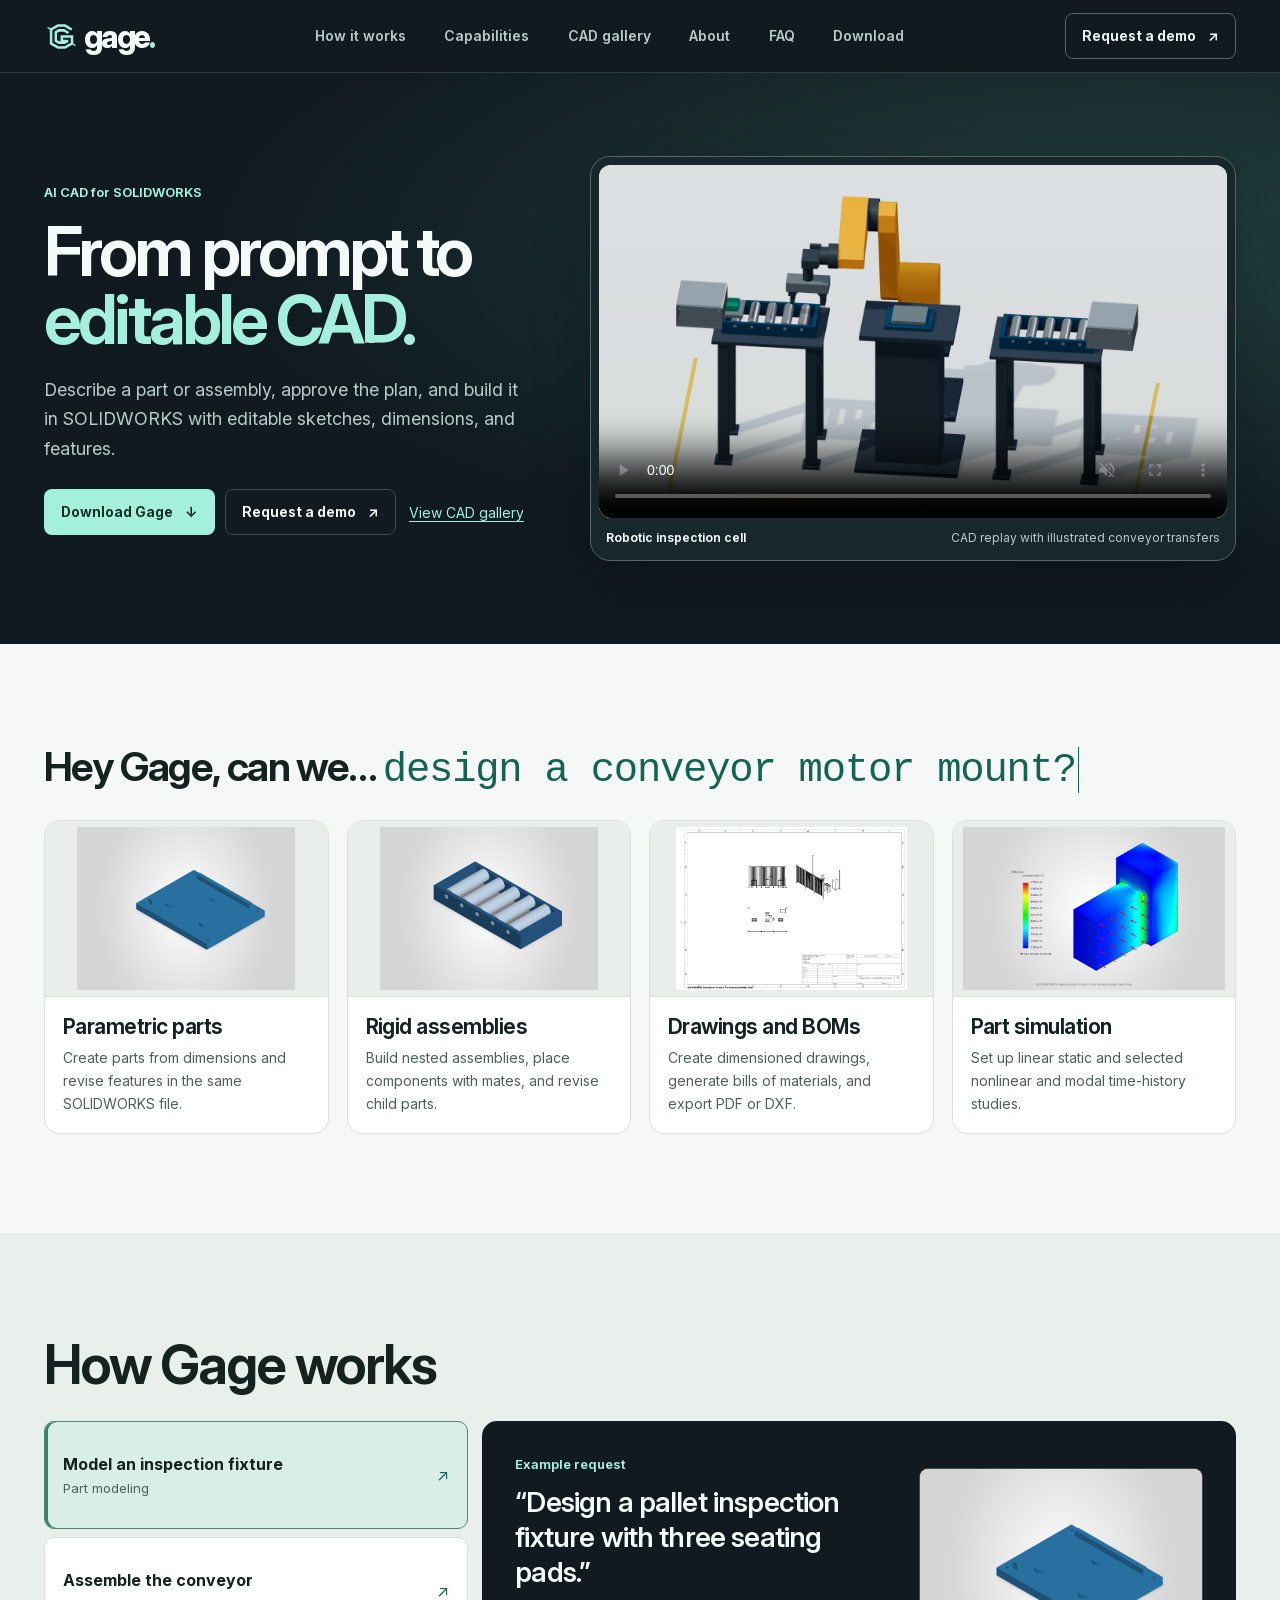
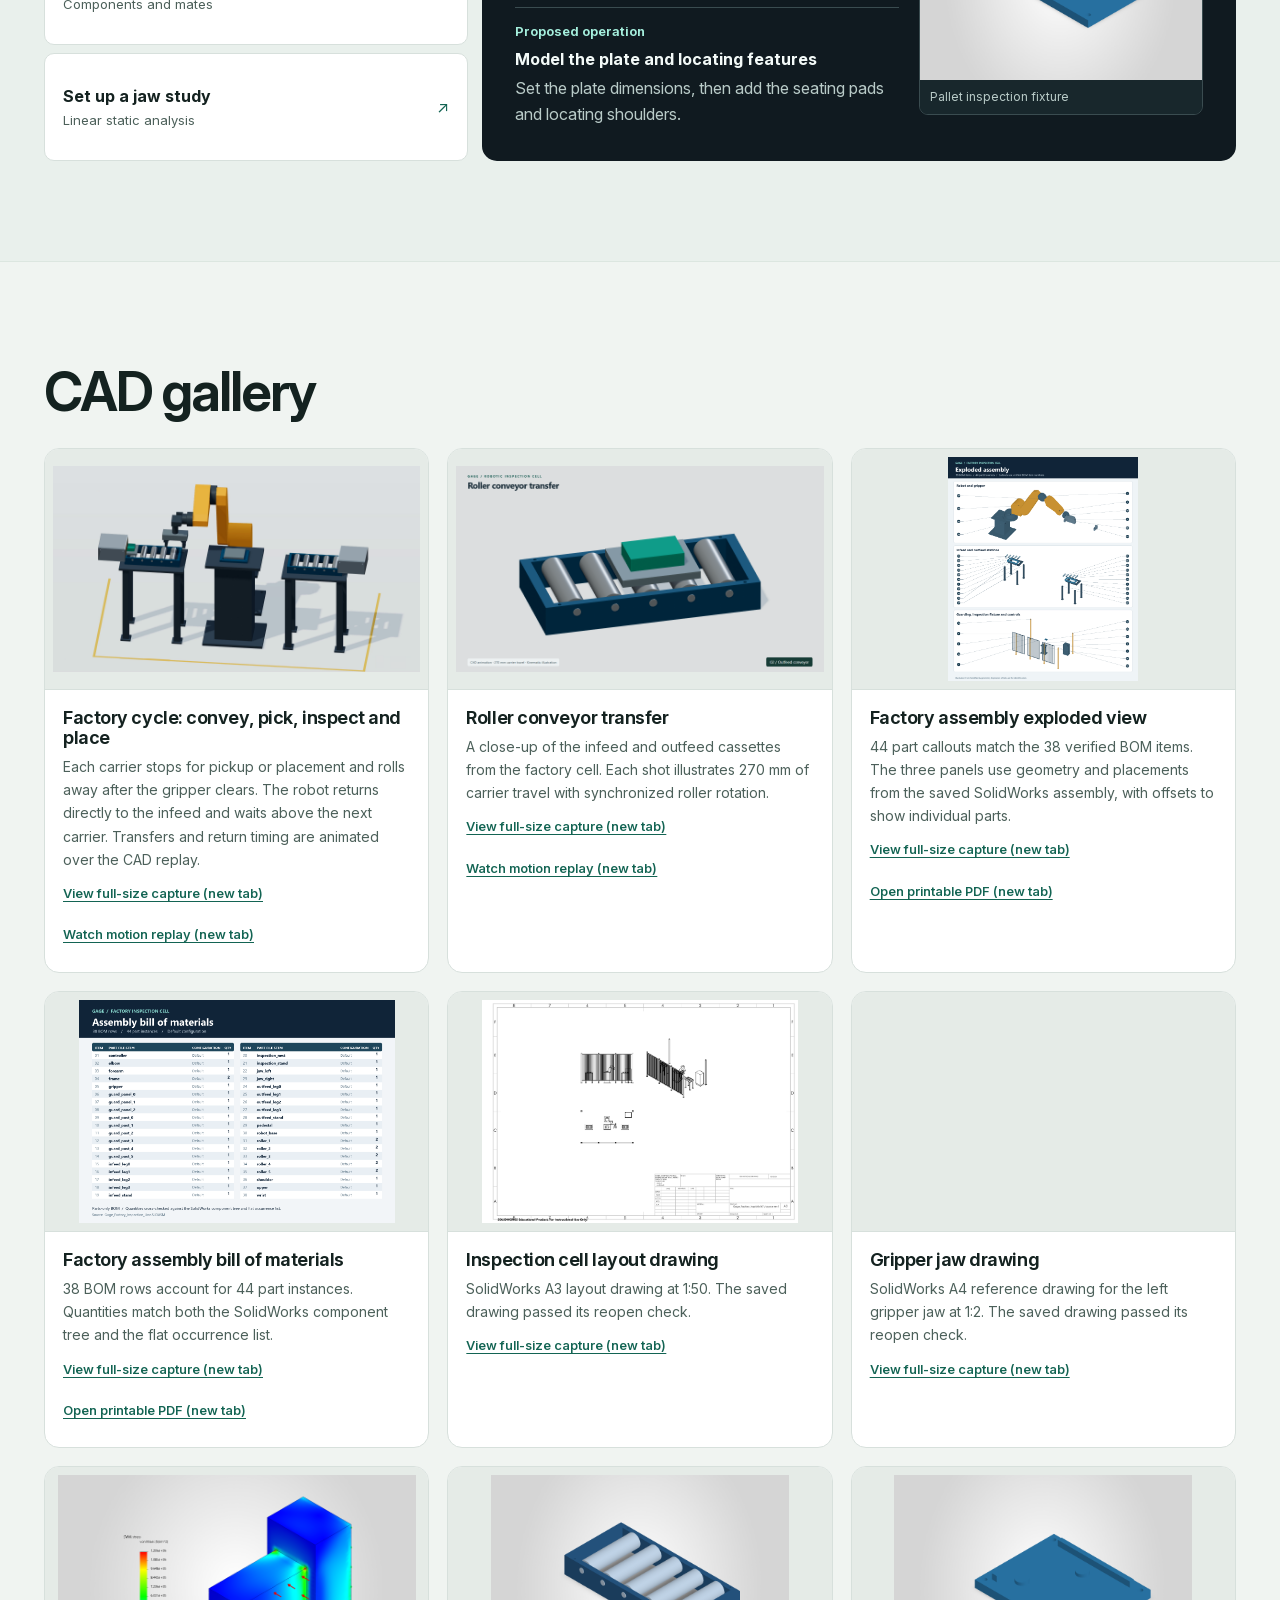
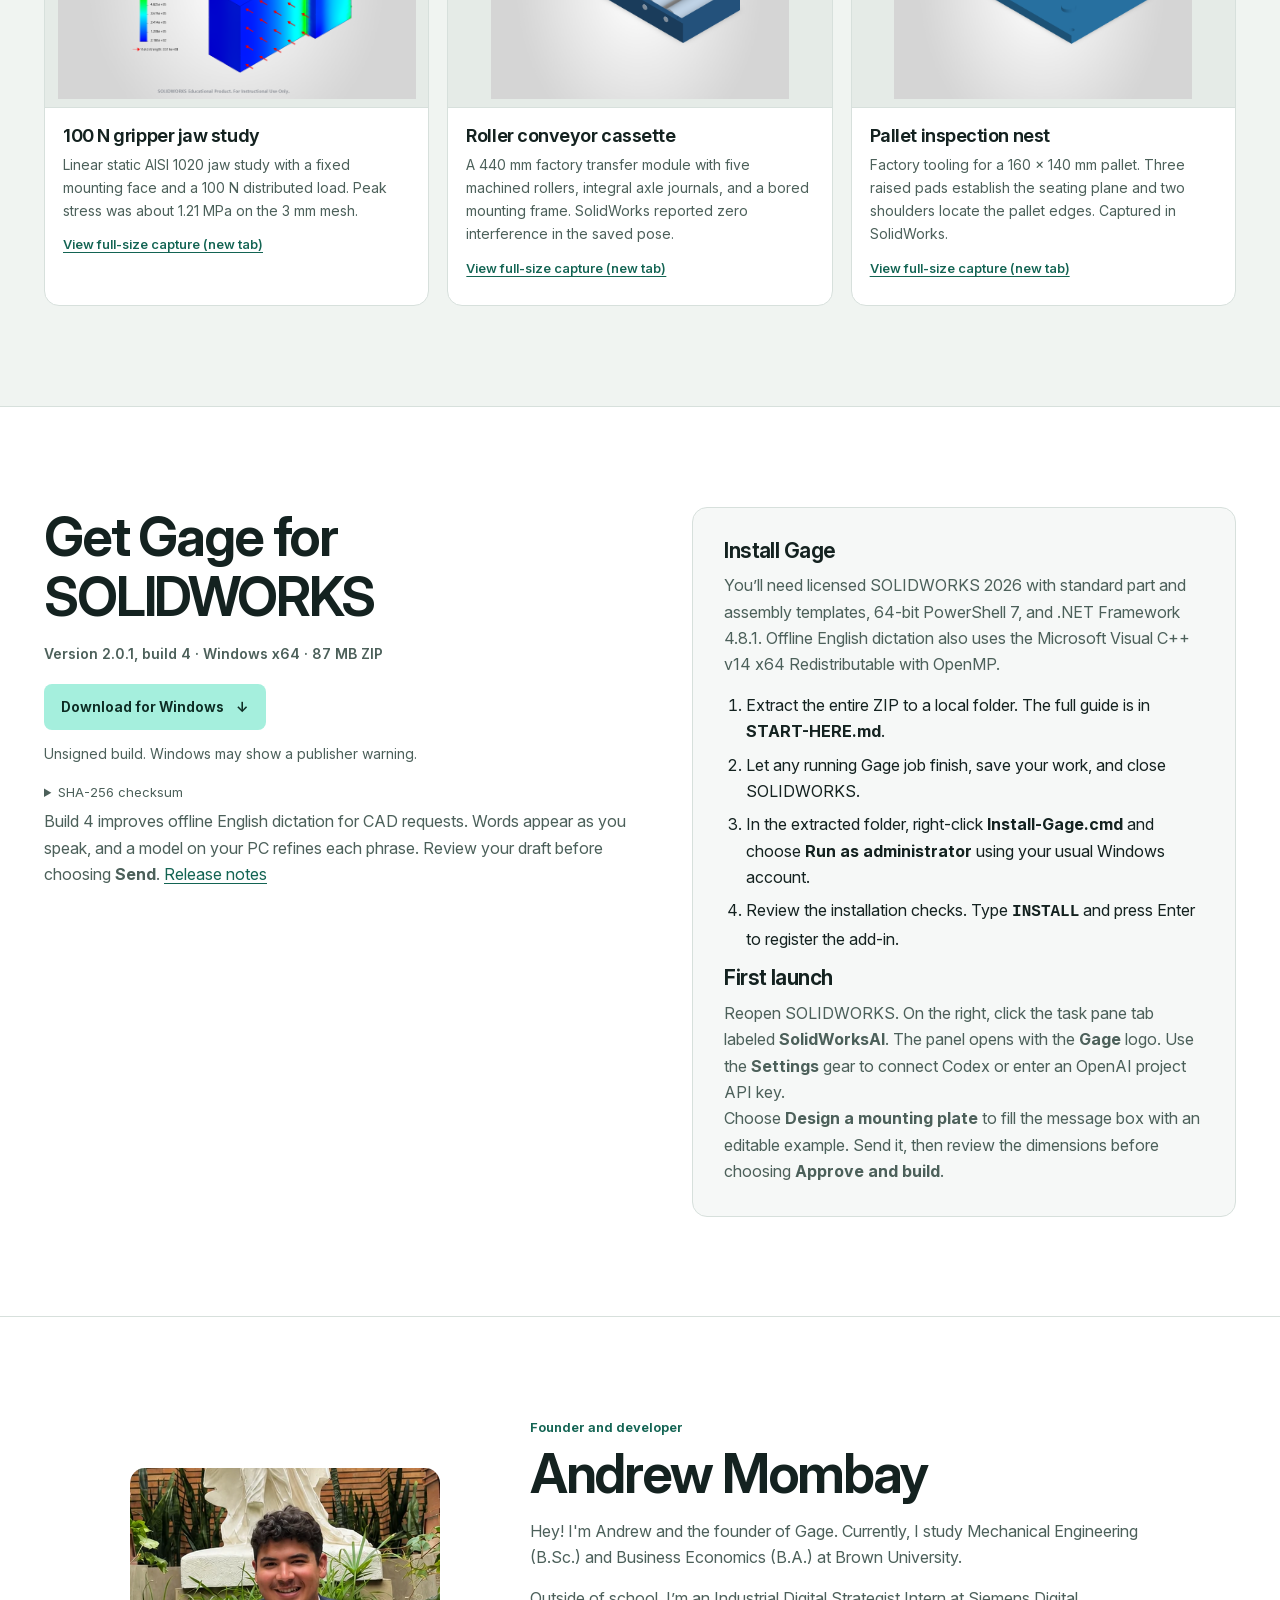
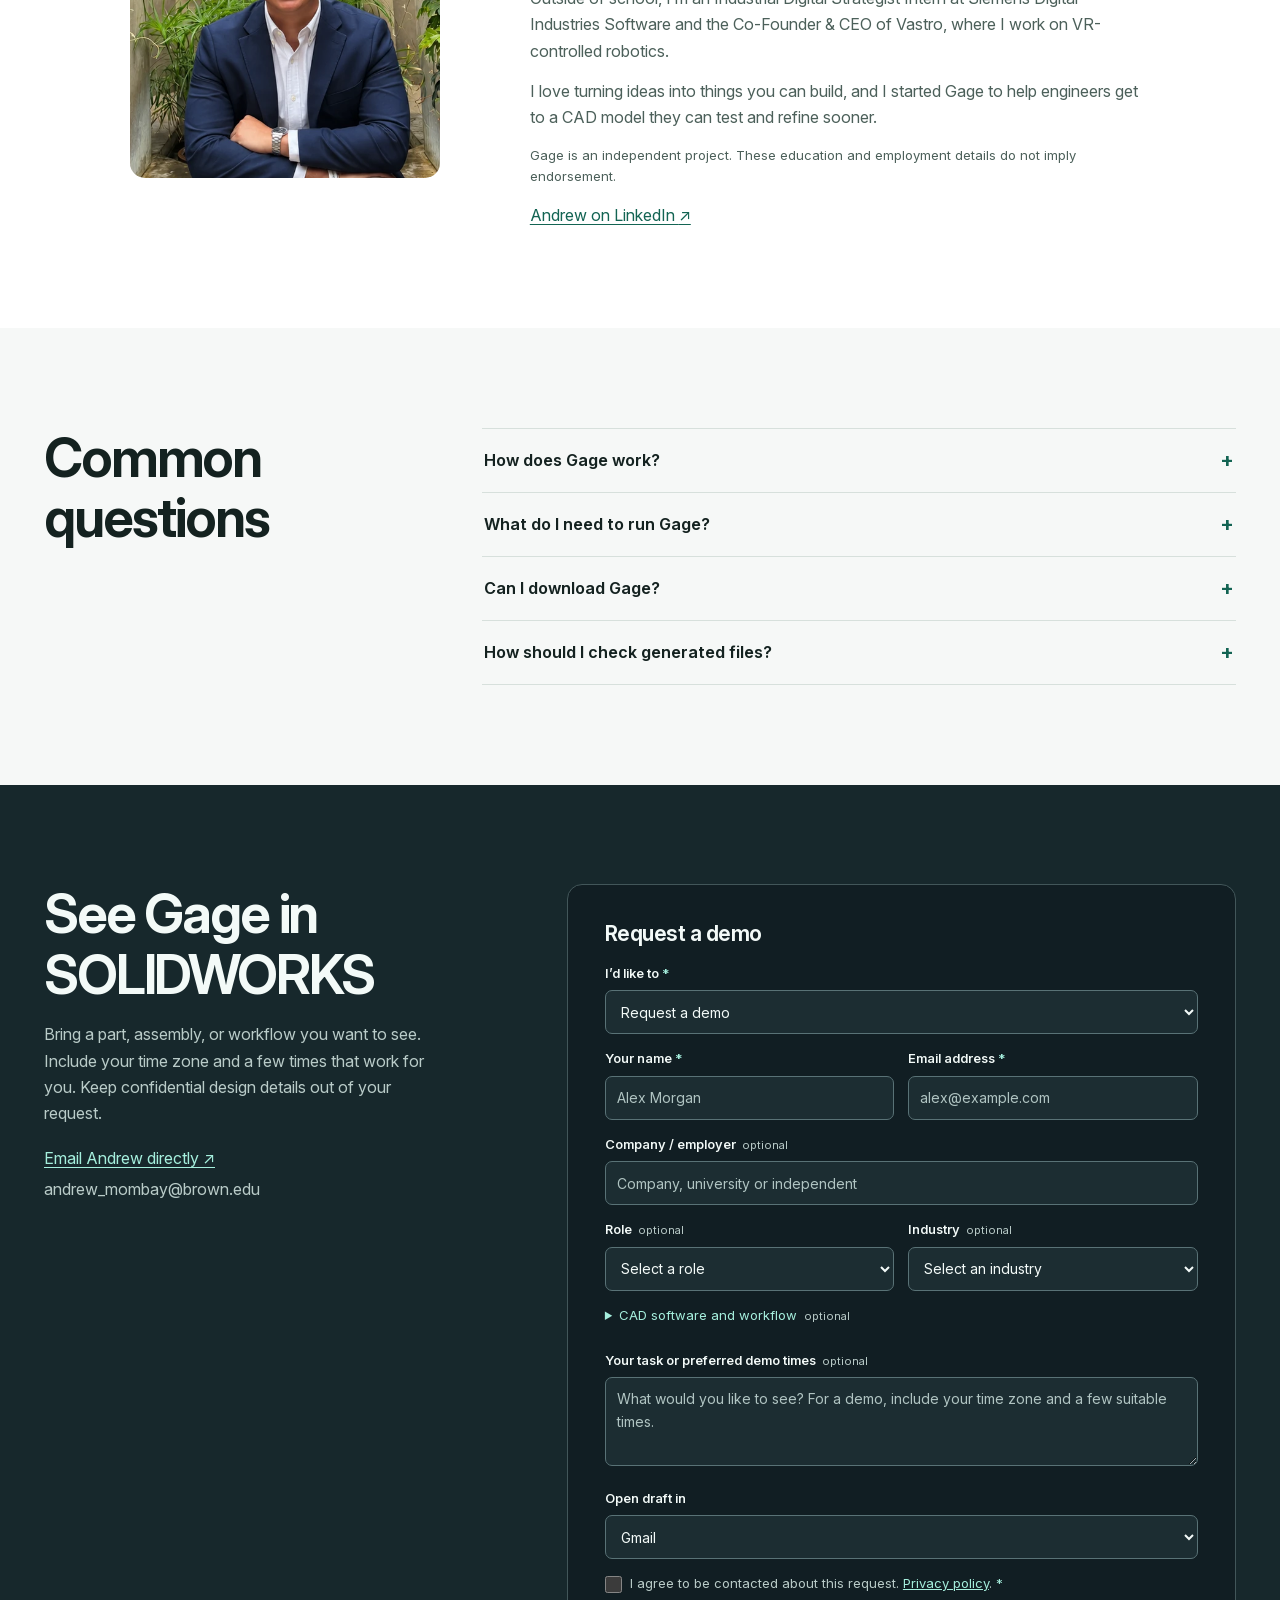
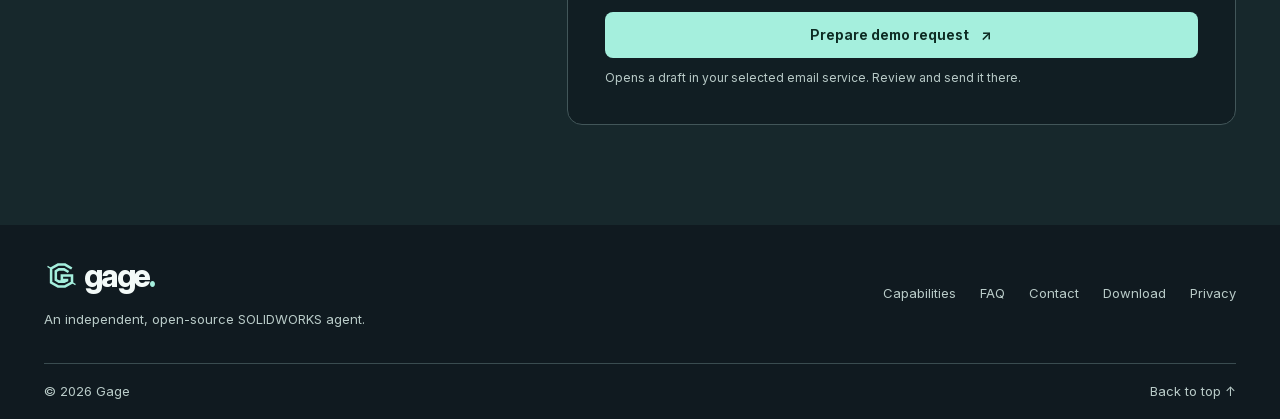
<file: index.html>
<!doctype html>
<html lang="en">
<head>
  <meta charset="UTF-8" />
  <meta name="viewport" content="width=device-width, initial-scale=1" />
  <meta name="theme-color" content="#101a20" />
  <meta name="description" content="Gage turns plain-language design requests into editable SOLIDWORKS CAD. Explore parts, assemblies, drawings, bills of materials and simulation examples." />
  <meta property="og:type" content="website" />
  <meta property="og:title" content="Gage — AI CAD for SOLIDWORKS" />
  <meta property="og:description" content="Go from a design request to editable SOLIDWORKS CAD. Explore the factory gallery or request a demo." />
  <meta property="og:image" content="https://gagecad.com/assets/media/gage-factory-one-shot-poster.png?v=20261116-timed-handoffs" />
  <meta property="og:image:alt" content="A gray carrier brings a green workpiece into the inspection cell." />
  <link rel="canonical" href="https://gagecad.com/" />
  <link rel="icon" href="assets/favicon.svg" type="image/svg+xml" />
  <link rel="icon" href="assets/favicon-32.png" sizes="32x32" type="image/png" />
  <link rel="apple-touch-icon" href="assets/apple-touch-icon.png" />
  <link rel="stylesheet" href="styles.css?v=20261117-download" />
  <script src="config.js?v=20261116-webmail-only" defer></script>
  <script src="script.js?v=20261117-inline-prompts" defer></script>
  <title>Gage — AI CAD for SOLIDWORKS</title>
</head>
<body>
  <a class="skip-link" href="#main">Skip to content</a>
  <header class="site-header" id="top">
    <div class="container nav-wrap">
      <a class="brand" href="#top" aria-label="Gage — back to top"><span class="brand-emblem" aria-hidden="true"><svg viewBox="0 0 40 40" fill="none"><path d="M30.5 11.3 24 7.5H16L8.1 12v16L16 32.5h8l8-4.5V20H20.4v5.2h5.9v.3L23 27h-6l-3.5-2V15.1L17 13h5.9l3.9 2.3" stroke="currentColor" stroke-width="2.9" stroke-linecap="square" stroke-linejoin="miter"/><path d="M8.1 12 4 9.6M32 28l4 2.4" stroke="currentColor" stroke-width="1.5"/></svg></span><span class="brand-name">gage<span class="brand-period">.</span></span></a>
      <nav class="desktop-nav" aria-label="Main navigation">
        <a href="#workflow">How it works</a>
        <a href="#capabilities">Capabilities</a>
        <a href="#media-gallery" data-media-link hidden>CAD gallery</a>
        <a href="#about">About</a>
        <a href="#faq">FAQ</a>
        <a href="#download">Download</a>
      </nav>
      <div class="nav-actions">
        <a class="nav-cta" href="#contact" data-demo-request>Request a demo <span aria-hidden="true">↗</span></a>
        <button class="menu-toggle" type="button" aria-label="Open navigation" aria-expanded="false" aria-controls="mobile-nav"><span></span><span></span><span></span></button>
      </div>
    </div>
    <nav class="mobile-nav" id="mobile-nav" aria-label="Mobile navigation" hidden>
      <a href="#workflow">How it works</a>
      <a href="#capabilities">Capabilities</a>
      <a href="#media-gallery" data-media-link hidden>CAD gallery</a>
      <a href="#about">About</a>
      <a href="#faq">FAQ</a>
      <a href="#download">Download</a>
      <a href="#contact" data-demo-request>Request a demo</a>
    </nav>
  </header>
  <noscript><nav class="no-script-nav container" aria-label="Navigation without JavaScript"><a href="#capabilities">Capabilities</a><a href="#workflow">How it works</a><a href="#faq">FAQ</a><a href="#download">Download</a><a href="#contact">Contact</a></nav></noscript>

  <main id="main" tabindex="-1">
    <section class="hero dark-section" aria-labelledby="hero-heading">
      <div class="container hero-layout">
        <div class="hero-copy">
          <p class="eyebrow">AI CAD for SOLIDWORKS</p>
          <h1 id="hero-heading">From prompt to <em>editable CAD.</em></h1>
          <p class="hero-lede">Describe a part or assembly, approve the plan, and build it in SOLIDWORKS with editable sketches, dimensions, and features.</p>
          <div class="hero-buttons">
            <a class="btn btn-primary" href="#download">Download Gage <span aria-hidden="true">&#8595;</span></a>
            <a class="btn btn-ghost" href="#contact" data-demo-request>Request a demo <span aria-hidden="true">&#8599;</span></a>
            <a class="text-link" href="#media-gallery" data-media-link hidden>View CAD gallery</a>
          </div>
        </div>
        <figure class="hero-visual">
          <video class="hero-video" id="factory-cycle" src="assets/media/gage-factory-one-shot-loop.mp4?v=20261116-timed-handoffs" poster="assets/media/gage-factory-one-shot-poster.png?v=20261116-timed-handoffs" width="1600" height="900" controls loop muted playsinline preload="metadata" aria-label="Factory cycle: conveyor infeed, robotic inspection and outfeed"><a href="assets/media/gage-factory-one-shot-loop.mp4?v=20261116-timed-handoffs">Watch the factory cycle</a></video>
          <figcaption><strong>Robotic inspection cell</strong><span>CAD replay with illustrated conveyor transfers</span></figcaption>
        </figure>
      </div>
    </section>

    <section class="section" id="capabilities" aria-labelledby="capabilities-title">
      <div class="container">
        <div class="section-heading">
          <div class="capability-prompts" id="hero-prompt">
            <h2 class="capability-prompt-heading" id="capabilities-title">
              <span><span data-prompt-prefix>Hey Gage, can we…</span> <span class="capability-prompt-response" aria-hidden="true" hidden><span data-prompt-text></span><span class="capability-prompt-caret"></span></span></span>
            </h2>
            <ul class="capability-prompt-examples">
              <li>design a conveyor motor mount?</li>
              <li>assemble a parallel-jaw gripper?</li>
              <li>dimension a fixture drawing?</li>
              <li>simulate a gripper jaw under 100 N?</li>
              <li>model a keyed drive shaft?</li>
              <li>revise a mounting hole pattern?</li>
              <li>check an assembly for interference?</li>
              <li>generate a BOM for a robot cell?</li>
            </ul>
          </div>
        </div>
        <div class="capability-grid">
          <article class="capability-card">
            <img src="assets/media/gage-pallet-inspection-nest.png" alt="Inspection fixture with seating pads and locating shoulders" width="1600" height="1200" loading="lazy" />
            <div><h3>Parametric parts</h3><p>Create parts from dimensions and revise features in the same SOLIDWORKS file.</p></div>
          </article>
          <article class="capability-card">
            <img src="assets/media/gage-roller-cassette.png" alt="Five rollers mounted in a factory conveyor frame" width="1600" height="1200" loading="lazy" />
            <div><h3>Rigid assemblies</h3><p>Build nested assemblies, place components with mates, and revise child parts.</p></div>
          </article>
          <article class="capability-card">
            <img src="assets/media/gage-inspection-cell-drawing.png" alt="Factory inspection cell drawing with orthographic views and dimensions" width="1786" height="1263" loading="lazy" />
            <div><h3>Drawings and BOMs</h3><p>Create dimensioned drawings, generate bills of materials, and export PDF or DXF.</p></div>
          </article>
          <article class="capability-card">
            <img src="assets/media/gage-gripper-jaw-stress.png" alt="SOLIDWORKS stress plot for a gripper jaw under a 100 N load" width="1600" height="1000" loading="lazy" />
            <div><h3>Part simulation</h3><p>Set up linear static and selected nonlinear and modal time-history studies.</p></div>
          </article>
        </div>
      </div>
    </section>

    <section class="section workflow-section" id="workflow" aria-labelledby="workflow-title">
      <div class="container">
        <div class="section-heading">
          <h2 id="workflow-title">How Gage works</h2>
        </div>
        <div class="workflow-shell">
          <div class="workflow-options" role="group" aria-label="Illustrative CAD workflow examples">
            <button class="workflow-option is-selected" type="button" data-example="0" aria-controls="workflow-example workflow-image" aria-pressed="true"><span><strong>Model an inspection fixture</strong><small>Part modeling</small></span><span aria-hidden="true">↗</span></button>
            <button class="workflow-option" type="button" data-example="1" aria-controls="workflow-example workflow-image" aria-pressed="false"><span><strong>Assemble the conveyor</strong><small>Components and mates</small></span><span aria-hidden="true">↗</span></button>
            <button class="workflow-option" type="button" data-example="2" aria-controls="workflow-example workflow-image" aria-pressed="false"><span><strong>Set up a jaw study</strong><small>Linear static analysis</small></span><span aria-hidden="true">↗</span></button>
          </div>
          <div class="workflow-example dark-section">
            <div class="workflow-scene" id="workflow-scene">
              <div class="workflow-copy" id="workflow-example" aria-live="polite" aria-atomic="true">
                <span class="eyebrow">Example request</span>
                <blockquote id="workflow-prompt">“Design a pallet inspection fixture with three seating pads.”</blockquote>
                <div class="workflow-answer">
                  <span class="eyebrow">Proposed operation</span>
                  <strong id="workflow-operation">Model the plate and locating features</strong>
                  <p id="workflow-detail">Set the plate dimensions, then add the seating pads and locating shoulders.</p>
                </div>
              </div>
              <figure class="workflow-result">
                <img id="workflow-image" src="assets/media/gage-pallet-inspection-nest.png" alt="Blue inspection fixture with three circular seating pads and two locating shoulders" width="1600" height="1200" loading="lazy" />
                <figcaption id="workflow-result">Pallet inspection fixture</figcaption>
              </figure>
            </div>
          </div>
        </div>
      </div>
    </section>

    <section class="section media-section" id="media-gallery" aria-labelledby="media-title" hidden>
      <div class="container">
        <div class="section-heading">
          <h2 id="media-title">CAD gallery</h2>
        </div>
        <div class="media-grid" id="gallery-grid" hidden></div>
        <figure class="media-card demo-card" id="demo-card" hidden></figure>
      </div>
    </section>

    <section class="section download-section" id="download" aria-labelledby="download-title">
      <div class="container download-layout">
        <div class="download-copy">
          <h2 id="download-title">Get Gage for SOLIDWORKS</h2>
          <p id="download-platform" class="download-platform">Version 2.0.1, build 4 &middot; Windows x64 &middot; 87 MB ZIP</p>
          <a id="download-zip" class="btn btn-primary" href="https://github.com/amombay/gage-website/releases/download/gage-v2.0.1-build4-20261118/Gage-2.0.1-build4-Windows-x64.zip" aria-describedby="download-platform download-status">Download for Windows <span aria-hidden="true">&#8595;</span></a>
          <p id="download-status">Unsigned build. Windows may show a publisher warning.</p>
          <details class="download-checksum">
            <summary>SHA-256 checksum</summary>
            <code>73df45d234384e5fca4ac3cdb3aa4d43d7d84d98ba3acfe17aa5eddf7ab8ef82</code>
          </details>
          <p>Build 4 improves offline English dictation for CAD requests. Words appear as you speak, and a model on your PC refines each phrase. Review your draft before choosing <strong>Send</strong>. <a class="text-link" href="https://github.com/amombay/gage-website/releases/tag/gage-v2.0.1-build4-20261118">Release notes</a></p>
        </div>
        <div class="download-install">
          <h3>Install Gage</h3>
          <p>You’ll need licensed SOLIDWORKS 2026 with standard part and assembly templates, 64-bit PowerShell 7, and .NET Framework 4.8.1. Offline English dictation also uses the Microsoft Visual C++ v14 x64 Redistributable with OpenMP.</p>
          <ol>
            <li>Extract the entire ZIP to a local folder. The full guide is in <strong>START-HERE.md</strong>.</li>
            <li>Let any running Gage job finish, save your work, and close SOLIDWORKS.</li>
            <li>In the extracted folder, right-click <strong>Install-Gage.cmd</strong> and choose <strong>Run as administrator</strong> using your usual Windows account.</li>
            <li>Review the installation checks. Type <strong><code>INSTALL</code></strong> and press Enter to register the add-in.</li>
          </ol>
          <h3>First launch</h3>
          <p>Reopen SOLIDWORKS. On the right, click the task pane tab labeled <strong>SolidWorksAI</strong>. The panel opens with the <strong>Gage</strong> logo. Use the <strong>Settings</strong> gear to connect Codex or enter an OpenAI project API key.</p>
          <p>Choose <strong>Design a mounting plate</strong> to fill the message box with an editable example. Send it, then review the dimensions before choosing <strong>Approve and build</strong>.</p>
        </div>
      </div>
    </section>

    <section class="section about-section" id="about" aria-labelledby="about-title">
      <div class="container about-layout">
        <div class="founder-photo">
          <img src="assets/andrew-mombay-atrium.webp" width="1086" height="1448" alt="Portrait of Andrew Mombay in a garden atrium" loading="lazy" />
        </div>
        <div>
          <p class="eyebrow">Founder and developer</p>
          <h2 id="about-title">Andrew Mombay</h2>
          <p>Hey! I'm Andrew and the founder of Gage. Currently, I study Mechanical Engineering (B.Sc.) and Business Economics (B.A.) at Brown University.</p>
          <p>Outside of school, I’m an Industrial Digital Strategist Intern at Siemens Digital Industries Software and the Co-Founder &amp; CEO of Vastro, where I work on VR-controlled robotics.</p>
          <p>I love turning ideas into things you can build, and I started Gage to help engineers get to a CAD model they can test and refine sooner.</p>
          <p class="founder-independence">Gage is an independent project. These education and employment details do not imply endorsement.</p>
          <a class="text-link" href="https://www.linkedin.com/in/andrew-mombay" target="_blank" rel="noopener noreferrer">Andrew on LinkedIn <span aria-hidden="true">↗</span></a>
        </div>
      </div>
    </section>

    <section class="section faq-section" id="faq" aria-labelledby="faq-title">
      <div class="container faq-layout">
        <h2 id="faq-title">Common questions</h2>
        <div class="faq-list">
          <details><summary>How does Gage work?</summary><p>Describe the part, assembly, or change you want in the Gage panel. Gage asks for any missing details and prepares a CAD plan for you to review. Once you approve it, Gage carries out the plan in SOLIDWORKS, where you can inspect and edit the result.</p></details>
          <details>
            <summary>What do I need to run Gage?</summary>
            <p>You’ll need a compatible local SOLIDWORKS installation and either Codex access or an OpenAI project API key.</p>
            <p>In Gage’s Settings, select <strong>Connect OpenAI account…</strong> to use your Codex allowance, or <strong>Use OpenAI API key…</strong> to bill planning to your OpenAI API project.</p>
            <p>Simulation also requires the relevant SOLIDWORKS Simulation license.</p>
          </details>
          <details><summary>Can I download Gage?</summary><p><a href="#download">Download Gage for Windows</a> and follow the installation steps to add it to SOLIDWORKS 2026.</p></details>
          <details><summary>How should I check generated files?</summary><p>Use disposable copies while evaluating a workflow. Check dimensions, mates, drawing references, and simulation inputs before relying on the results. Recovery from a crash during a native save remains unverified.</p></details>
        </div>
      </div>
    </section>

    <section class="section contact-section dark-section" id="contact" aria-labelledby="contact-title">
      <div class="container contact-layout">
        <div class="contact-copy">
          <h2 id="contact-title">See Gage in SOLIDWORKS</h2>
          <p>Bring a part, assembly, or workflow you want to see. Include your time zone and a few times that work for you. Keep confidential design details out of your request.</p>
          <a class="text-link" href="mailto:andrew_mombay@brown.edu?subject=Gage%20demo%20request">Email Andrew directly <span aria-hidden="true">↗</span></a>
          <div class="contact-address">andrew_mombay@brown.edu</div>
        </div>
        <div class="contact-panel">
          <h3>Request a demo</h3>
          <form id="contact-form" method="post" aria-describedby="form-mode" novalidate>
            <div class="field"><label for="request-type">I’d like to <span>*</span></label><div class="select-wrap"><select id="request-type" name="request_type" required><option value="demo">Request a demo</option><option value="question">Ask a question</option></select></div></div>
            <div class="field-row"><div class="field"><label for="full-name">Your name <span>*</span></label><input id="full-name" name="name" type="text" placeholder="Alex Morgan" autocomplete="name" minlength="2" maxlength="120" required /></div><div class="field"><label for="email">Email address <span>*</span></label><input id="email" name="email" type="email" placeholder="alex@example.com" autocomplete="email" maxlength="254" required /></div></div>
            <div class="field"><label for="company">Company / employer <span class="optional">optional</span></label><input id="company" name="company" type="text" autocomplete="organization" maxlength="160" placeholder="Company, university or independent" /></div>
            <div class="field-row"><div class="field"><label for="role">Role <span class="optional">optional</span></label><div class="select-wrap"><select id="role" name="role"><option value="">Select a role</option><option>Mechanical engineer</option><option>Manufacturing engineer</option><option>Product designer</option><option>Student / researcher</option><option>Educator</option><option>Maker / hobbyist</option><option>Founder / team lead</option><option>Other</option></select></div></div><div class="field"><label for="industry">Industry <span class="optional">optional</span></label><div class="select-wrap"><select id="industry" name="industry"><option value="">Select an industry</option><option>Manufacturing</option><option>Industrial machinery</option><option>Automotive / mobility</option><option>Aerospace</option><option>Robotics / automation</option><option>Medical devices</option><option>Consumer products</option><option>Education / research</option><option>Other</option></select></div></div></div>
            <details class="form-context"><summary>CAD software and workflow <span>optional</span></summary>
            <div class="field-row"><div class="field"><label for="cad-tool">Primary CAD software <span class="optional">optional</span></label><div class="select-wrap"><select id="cad-tool" name="cad_tool"><option value="">Select software</option><option>SOLIDWORKS</option><option>Fusion</option><option>Onshape</option><option>Inventor</option><option>Creo</option><option>NX</option><option>Other / just exploring</option></select></div></div><div class="field"><label for="primary-interest">Main interest <span class="optional">optional</span></label><div class="select-wrap"><select id="primary-interest" name="primary_interest"><option value="">Select a workflow</option><option>CAD part creation</option><option>Drawings and exports</option><option>Assemblies and BOMs</option><option>Simulation</option><option>Other</option></select></div></div></div>
            </details>
            <div class="field"><label for="use-case">Your task or preferred demo times <span class="optional">optional</span></label><textarea id="use-case" name="use_case" rows="3" maxlength="1000" placeholder="What would you like to see? For a demo, include your time zone and a few suitable times."></textarea></div>
            <div class="honeypot" aria-hidden="true"><label for="website-field">Leave this field blank</label><input id="website-field" name="_gotcha" type="text" tabindex="-1" autocomplete="off" /></div>
            <div id="webmail-choice" class="field" hidden>
              <label for="webmail-provider">Open draft in</label>
              <select id="webmail-provider">
                <option value="gmail">Gmail</option>
                <option value="outlook">Outlook (personal)</option>
                <option value="outlook-work">Outlook (work or school)</option>
              </select>
            </div>
            <label class="consent"><input type="checkbox" id="consent" name="consent" required /><span>I agree to be contacted about this request. <a href="privacy.html">Privacy policy</a>. <span class="required-star">*</span></span></label>
            <div id="form-message" class="form-message" role="status" aria-live="polite" hidden></div>
            <button class="btn btn-primary form-submit" id="submit-btn" type="submit" disabled><span id="submit-label">Prepare demo request</span><span class="btn-arrow" aria-hidden="true">↗</span></button>
            <p class="form-fineprint" id="form-mode">Opens a draft in your selected email service. Review and send it there.</p>
            <a class="btn btn-ghost" id="open-email-draft" target="_blank" rel="noopener noreferrer" hidden>Open draft in webmail</a>
            <noscript><p class="form-fineprint">The form needs JavaScript. You can <a href="mailto:andrew_mombay@brown.edu?subject=Gage%20demo%20request">request a demo by email</a> directly.</p></noscript>
          </form>
        </div>
      </div>
    </section>
  </main>
  <footer class="site-footer dark-section">
    <div class="container footer-main">
      <div><a class="brand" href="#top" aria-label="Gage — back to top"><span class="brand-emblem" aria-hidden="true"><svg viewBox="0 0 40 40" fill="none"><path d="M30.5 11.3 24 7.5H16L8.1 12v16L16 32.5h8l8-4.5V20H20.4v5.2h5.9v.3L23 27h-6l-3.5-2V15.1L17 13h5.9l3.9 2.3" stroke="currentColor" stroke-width="2.9" stroke-linecap="square" stroke-linejoin="miter"/><path d="M8.1 12 4 9.6M32 28l4 2.4" stroke="currentColor" stroke-width="1.5"/></svg></span><span class="brand-name">gage<span class="brand-period">.</span></span></a><p>An independent, open-source SOLIDWORKS agent.</p></div>
      <nav class="footer-links" aria-label="Footer navigation">
        <a href="#capabilities">Capabilities</a>
        <a href="#faq">FAQ</a>
        <a href="#contact">Contact</a>
        <a href="#download">Download</a>
        <a href="privacy.html">Privacy</a>
      </nav>
    </div>
    <div class="container footer-bottom"><span>© <span id="current-year">2026</span> Gage</span><a href="#top">Back to top <span aria-hidden="true">↑</span></a></div>
  </footer>
</body>
</html>
</file>
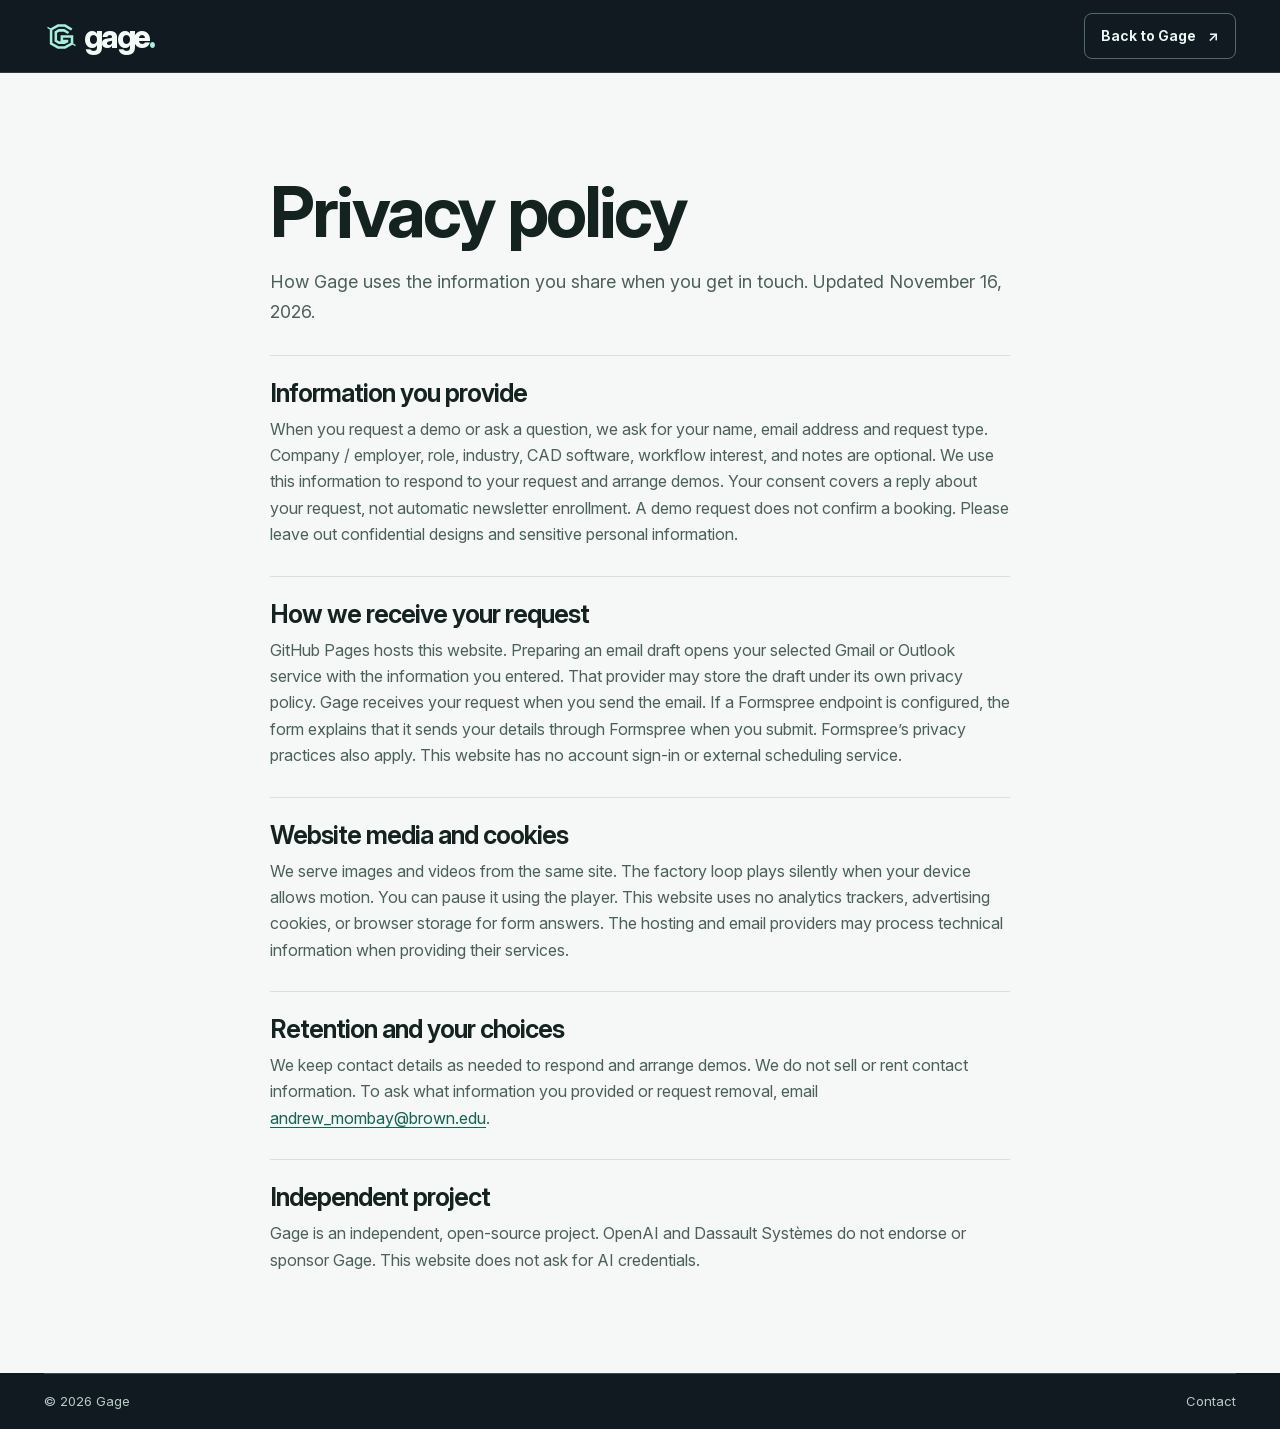
<file: privacy.html>
<!doctype html>
<html lang="en">
<head>
  <meta charset="UTF-8" />
  <meta name="viewport" content="width=device-width, initial-scale=1" />
  <meta name="theme-color" content="#101a20" />
  <meta name="description" content="How Gage handles demo requests and contact information." />
  <link rel="canonical" href="https://gagecad.com/privacy.html" />
  <link rel="icon" href="assets/favicon.svg" type="image/svg+xml" />
  <link rel="stylesheet" href="styles.css?v=20261117-download" />
  <title>Privacy — Gage</title>
</head>
<body>
  <a class="skip-link" href="#main">Skip to content</a>
  <header class="site-header"><div class="container nav-wrap"><a class="brand" href="index.html" aria-label="Gage homepage"><span class="brand-emblem" aria-hidden="true"><svg viewBox="0 0 40 40" fill="none"><path d="M30.5 11.3 24 7.5H16L8.1 12v16L16 32.5h8l8-4.5V20H20.4v5.2h5.9v.3L23 27h-6l-3.5-2V15.1L17 13h5.9l3.9 2.3" stroke="currentColor" stroke-width="2.9" stroke-linecap="square" stroke-linejoin="miter"/><path d="M8.1 12 4 9.6M32 28l4 2.4" stroke="currentColor" stroke-width="1.5"/></svg></span><span class="brand-name">gage<span class="brand-period">.</span></span></a><a class="nav-cta" href="index.html">Back to Gage <span aria-hidden="true">↗</span></a></div></header>
  <main id="main" tabindex="-1" class="section">
    <div class="container privacy-layout">
      <h1>Privacy policy</h1>
      <p class="privacy-intro">How Gage uses the information you share when you get in touch. Updated November 16, 2026.</p>
      <section><h2>Information you provide</h2><p>When you request a demo or ask a question, we ask for your name, email address and request type. Company / employer, role, industry, CAD software, workflow interest, and notes are optional. We use this information to respond to your request and arrange demos. Your consent covers a reply about your request, not automatic newsletter enrollment. A demo request does not confirm a booking. Please leave out confidential designs and sensitive personal information.</p></section>
      <section><h2>How we receive your request</h2><p>GitHub Pages hosts this website. Preparing an email draft opens your selected Gmail or Outlook service with the information you entered. That provider may store the draft under its own privacy policy. Gage receives your request when you send the email. If a Formspree endpoint is configured, the form explains that it sends your details through Formspree when you submit. Formspree’s privacy practices also apply. This website has no account sign-in or external scheduling service.</p></section>
      <section><h2>Website media and cookies</h2><p>We serve images and videos from the same site. The factory loop plays silently when your device allows motion. You can pause it using the player. This website uses no analytics trackers, advertising cookies, or browser storage for form answers. The hosting and email providers may process technical information when providing their services.</p></section>
      <section><h2>Retention and your choices</h2><p>We keep contact details as needed to respond and arrange demos. We do not sell or rent contact information. To ask what information you provided or request removal, email <a href="mailto:andrew_mombay@brown.edu?subject=Gage%20privacy%20request">andrew_mombay@brown.edu</a>.</p></section>
      <section><h2>Independent project</h2><p>Gage is an independent, open-source project. OpenAI and Dassault Systèmes do not endorse or sponsor Gage. This website does not ask for AI credentials.</p></section>
    </div>
  </main>
  <footer class="site-footer dark-section"><div class="container footer-bottom"><span>© 2026 Gage</span><a href="index.html#contact">Contact</a></div></footer>
</body>
</html>
</file>
<file: styles.css>
@font-face {
  font-family: Inter;
  src: url("assets/fonts/InterVariable.woff2") format("woff2");
  font-weight: 100 900;
  font-display: swap;
}

:root {
  --paper: #f6f8f7;
  --white: #fff;
  --ink: #142220;
  --muted: #4c605a;
  --line: #d7e0dc;
  --accent: #136453;
  --night: #101a20;
  --mint: #a5efdd;
  --radius: 15px;
  --sans: Inter, "Segoe UI", Arial, sans-serif;
  --mono: Consolas, "Liberation Mono", monospace;
}

*, *::before, *::after { box-sizing: border-box; }
html { scroll-behavior: smooth; }
body { margin: 0; background: var(--paper); color: var(--ink); font: 16px/1.65 var(--sans); }
[hidden] { display: none !important; }
img, svg, video { display: block; max-width: 100%; }
figure { margin: 0; }
button, input, textarea, select { font: inherit; }
button { cursor: pointer; }
button:disabled { cursor: default; opacity: .7; }
a { color: inherit; text-decoration: none; }
p { margin: 0; color: var(--muted); }
h1, h2, h3 { margin: 0; line-height: 1.12; letter-spacing: -.04em; }
h2 { font-size: clamp(33px, 4.3vw, 54px); font-weight: 650; text-wrap: balance; }
h3 { font-size: 21px; font-weight: 650; letter-spacing: -.025em; }
:focus-visible { outline: 2px solid var(--accent); outline-offset: 4px; }
::selection { color: #0f211c; background: #b2efdf; }

.container { width: min(calc(100% - 88px), 1280px); margin-inline: auto; }
.section { padding-block: clamp(60px, 7.8vw, 112px); }
.dark-section, .site-header {
  --ink: #f3faf8;
  --muted: #b9cbc8;
  --line: #3a4c50;
  --accent: var(--mint);
  background: var(--night);
  color: var(--ink);
  color-scheme: dark;
}
.dark-section :focus-visible, .site-header :focus-visible { outline-color: var(--mint); }
.sr-only, .honeypot {
  position: absolute;
  inline-size: 1px;
  block-size: 1px;
  margin: -1px;
  overflow: hidden;
  clip-path: inset(50%);
  white-space: nowrap;
}
.skip-link {
  position: absolute;
  top: 10px;
  left: 12px;
  z-index: 10;
  padding: 10px 14px;
  border-radius: 6px;
  background: var(--mint);
  color: #0c2821;
  transform: translateY(-180%);
}
.skip-link:focus { transform: none; }
.eyebrow { color: var(--accent); font-size: 13px; font-weight: 650; }
.text-link { color: var(--accent); text-decoration: underline; text-underline-offset: 3px; }
.text-link:hover { text-decoration-thickness: 2px; }

.site-header { position: relative; z-index: 1; border-bottom: 1px solid #2c3c40; }
.nav-wrap, .nav-actions, .desktop-nav { display: flex; align-items: center; }
.nav-wrap { justify-content: space-between; min-height: 72px; gap: 28px; }
.nav-actions { gap: 10px; }
.brand { display: inline-flex; align-items: center; gap: 5px; color: var(--ink); }
.brand-emblem { width: 35px; color: var(--accent); }
.brand-name { font-size: 31px; line-height: 1; font-weight: 760; letter-spacing: -.071em; }
.brand-period { color: var(--accent); }
.desktop-nav { flex-wrap: wrap; gap: 8px clamp(19px, 3vw, 42px); color: var(--muted); }
.desktop-nav a, .nav-cta, .mobile-nav a { font-size: 14px; font-weight: 600; }
.desktop-nav a:hover, .mobile-nav a:hover { color: var(--mint); }
.btn, .nav-cta {
  display: inline-flex;
  align-items: center;
  justify-content: center;
  gap: 12px;
  min-height: 46px;
  padding: 9px 16px;
  border: 1px solid transparent;
  border-radius: 8px;
  font-weight: 650;
  font-size: 14px;
  line-height: 1.4;
}
.nav-cta { border-color: #536a6b; color: #ebfaf6; }
.nav-cta:hover { background: #233238; border-color: var(--mint); }
.btn span[aria-hidden], .nav-cta span { flex: none; }
.btn-primary { background: var(--mint); color: #0d2b23; }
.btn-primary:hover { background: #d2fcf1; color: #102821; }
.btn-ghost { border-color: var(--line); color: var(--ink); }
.btn-ghost:hover { border-color: var(--accent); color: var(--accent); }
.menu-toggle {
  display: none;
  width: 44px;
  height: 44px;
  padding: 10px;
  border: 1px solid #536a6b;
  border-radius: 8px;
  color: #ebfaf6;
  background: transparent;
}
.menu-toggle span { width: 18px; height: 2px; border-radius: 1px; background: currentColor; }
.mobile-nav { display: none; }
.no-script-nav { display: flex; flex-wrap: wrap; gap: 8px 20px; padding-block: 12px; }
.no-script-nav a { color: var(--accent); text-decoration: underline; }

.hero {
  background:
    radial-gradient(ellipse at 88% 30%, #223f42 0%, transparent 57%),
    var(--night);
}
.hero-layout {
  display: grid;
  grid-template-columns: minmax(0, .86fr) minmax(0, 1.14fr);
  align-items: center;
  gap: clamp(30px, 4.6vw, 76px);
  padding-block: clamp(52px, 6.5vw, 94px);
}
.hero h1 {
  margin: 14px 0 20px;
  font-size: clamp(44px, 5.25vw, 80px);
  line-height: 1.02;
  letter-spacing: -.06em;
  font-weight: 660;
}
.hero h1 em { display: block; color: var(--mint); font-style: normal; }
.hero-lede { max-width: 44ch; font-size: clamp(16px, 1.4vw, 19px); }
.hero-buttons { display: flex; flex-wrap: wrap; align-items: center; gap: 10px; margin-top: 26px; }
.hero-buttons .text-link { font-size: 14px; padding: 8px 3px; }
.hero-visual {
  min-width: 0;
  overflow: hidden;
  padding: 8px;
  border: 1px solid #53686b;
  border-radius: 20px;
  background: #18272c;
  box-shadow: 0 28px 55px #050a104d;
}
.hero-video { width: 100%; height: auto; aspect-ratio: 16 / 9; border-radius: 12px; background: #d7dedc; }
.hero-visual figcaption {
  display: flex;
  justify-content: space-between;
  flex-wrap: wrap;
  gap: 2px 12px;
  padding: 10px 7px 4px;
  color: var(--muted);
  font-size: 12px;
}
.hero-visual figcaption strong { color: var(--ink); font-weight: 650; }

.section-heading {
  display: flex;
  flex-wrap: wrap;
  align-items: end;
  justify-content: space-between;
  gap: 12px 32px;
  margin-bottom: 26px;
}
.section-heading > p { max-width: 44ch; }
.capability-prompts { width: 100%; min-width: 0; container-type: inline-size; }
.capability-prompt-heading {
  display: grid;
  font-size: clamp(20px, 3vw, 44px);
  font-size: clamp(20px, 3.4cqi, 44px);
  overflow-wrap: anywhere;
  text-wrap: wrap;
}
.capability-prompt-heading > span { grid-area: 1 / 1; min-width: 0; }
.capability-prompt-response, .capability-prompt-examples {
  color: var(--accent);
  font-family: var(--mono);
  letter-spacing: -.03em;
  overflow-wrap: anywhere;
}
.capability-prompt-response { font-weight: 400; }
.capability-prompt-reserve { visibility: hidden; }
.capability-prompt-caret { border-inline-start: 1px solid currentColor; margin-inline-start: 2px; }
.capability-prompt-examples { font-size: clamp(15px, 2.15vw, 28px); line-height: 1.45; margin: 10px 0 0; padding-inline-start: 20px; }
.capability-grid, .media-grid { display: grid; gap: 18px; }
.capability-grid { grid-template-columns: repeat(4, minmax(0, 1fr)); }
.capability-card, .media-card {
  min-width: 0;
  overflow: hidden;
  border: 1px solid var(--line);
  border-radius: var(--radius);
  background: var(--white);
}
.capability-card img {
  width: 100%;
  height: auto;
  aspect-ratio: 16 / 10;
  object-fit: contain;
  padding: 6px;
  background: #e9eeeb;
  border-bottom: 1px solid var(--line);
}
.capability-card > div, .media-caption { padding: 18px; }
.capability-card p, .media-caption p { margin-top: 7px; font-size: 14px; }

.workflow-section { background: #e9f0ec; border-block: 1px solid #dce6e0; }
.workflow-shell {
  display: grid;
  grid-template-columns: minmax(245px, .72fr) minmax(0, 1.28fr);
  gap: 14px;
}
.workflow-options { display: grid; gap: 8px; }
.workflow-option {
  display: flex;
  align-items: center;
  justify-content: space-between;
  padding: 15px 18px;
  gap: 10px;
  min-height: 62px;
  border: 1px solid var(--line);
  border-radius: 10px;
  background: var(--white);
  color: var(--ink);
  text-align: left;
}
.workflow-option strong, .workflow-option small { display: block; }
.workflow-option small { margin-top: 1px; color: var(--muted); font-size: 13px; }
.workflow-option > span:last-child { color: var(--accent); }
.workflow-option:hover, .workflow-option.is-selected { border-color: #4b897a; }
.workflow-option.is-selected { background: #d8eee6; box-shadow: inset 3px 0 #36816d; }
.workflow-example {
  display: grid;
  align-content: center;
  container-type: inline-size;
  padding: clamp(18px, 2.6vw, 34px);
  border-radius: var(--radius);
}
.workflow-scene { display: grid; align-items: center; gap: 20px; }
.workflow-copy { display: grid; gap: 9px; }
.workflow-example blockquote { margin: 0 0 8px; font-size: clamp(21px, 2.2vw, 32px); font-weight: 580; line-height: 1.25; letter-spacing: -.03em; }
.workflow-answer { display: grid; gap: 3px; border-top: 1px solid var(--line); padding-top: 13px; }
.workflow-result { min-width: 0; width: min(100%, 360px); overflow: hidden; border: 1px solid var(--line); border-radius: 9px; }
.workflow-result img { width: 100%; height: auto; aspect-ratio: 4 / 3; object-fit: contain; background: #dce0df; }
.workflow-result figcaption { padding: 7px 10px; color: var(--muted); background: #18272c; font-size: 12px; }
@container (min-width: 475px) {
  .workflow-scene { grid-template-columns: minmax(0, 1.15fr) minmax(0, .85fr); }
}

.media-section { background: #f0f4f1; }
.media-grid { grid-template-columns: repeat(3, minmax(0, 1fr)); }
.media-image-link { display: block; background: #e5ebe7; border-bottom: 1px solid var(--line); }
.media-image-link img { width: 100%; height: auto; aspect-ratio: 16 / 10; object-fit: contain; padding: 8px; }
.media-image-link:hover { background: #dce7e1; }
.media-image-link:focus-visible { outline-offset: -4px; }
.media-caption h3 { font-size: 18px; }
.media-fullsize { display: inline-block; padding: 8px 0; margin: 4px 14px 0 0; font-size: 13px; font-weight: 560; }
.demo-card { max-width: 900px; }
.media-grid:not([hidden]) + .demo-card { margin-top: 18px; }
.demo-video {
  width: 100%;
  max-height: 70vh;
  height: auto;
  object-fit: contain;
  object-position: center;
  background: #04101f;
}

.about-section { background: var(--white); }
.about-layout {
  display: grid;
  grid-template-columns: minmax(200px, 310px) minmax(0, 620px);
  align-items: center;
  gap: clamp(26px, 7vw, 100px);
  justify-content: center;
}
.founder-photo { width: 100%; aspect-ratio: 1; overflow: hidden; border-radius: var(--radius); }
.founder-photo img {
  display: block;
  width: 100%;
  height: 100%;
  object-fit: cover;
  object-position: center bottom;
  transform: scale(2.15);
  transform-origin: center 52%;
}
.about-layout h2 { margin-top: 5px; }
.about-layout p:not(.eyebrow) { margin-top: 14px; }
.founder-independence { font-size: 13px; }
.about-layout .text-link { display: inline-block; margin-top: 14px; }

.download-section { background: var(--white); border-block: 1px solid var(--line); }
.download-layout {
  display: grid;
  grid-template-columns: minmax(0, 1.04fr) minmax(0, .96fr);
  gap: clamp(24px, 4.6vw, 70px);
  align-items: start;
}
.download-copy h2 { max-width: 22ch; text-wrap: wrap; }
.download-platform { margin: 14px 0 19px; font-size: 14px; font-weight: 600; }
#download-status { margin-top: 12px; font-size: 14px; }
.download-checksum { margin-top: 12px; color: var(--muted); font-size: 13px; }
.download-checksum summary { cursor: pointer; width: fit-content; padding-block: 5px; }
.download-checksum code { display: block; overflow-wrap: anywhere; color: var(--ink); padding-top: 4px; font-family: var(--mono); }
.download-install {
  padding: clamp(20px, 3vw, 31px);
  border: 1px solid var(--line);
  border-radius: var(--radius);
  background: var(--paper);
}
.download-install h3 { margin-bottom: 10px; }
.download-install ol { padding-inline-start: 22px; margin: 14px 0; }
.download-install li + li { margin-top: 7px; }

.faq-layout { display: grid; grid-template-columns: minmax(0, .7fr) minmax(0, 1.3fr); gap: 32px; }
.faq-list { border-top: 1px solid var(--line); }
.faq-list details { border-bottom: 1px solid var(--line); }
.faq-list summary {
  display: flex;
  align-items: center;
  justify-content: space-between;
  gap: 10px;
  padding: 15px 2px;
  min-height: 52px;
  font-weight: 630;
  cursor: pointer;
  list-style: none;
}
.faq-list summary::-webkit-details-marker { display: none; }
.faq-list summary::after { content: "+"; flex: none; color: var(--accent); font-size: 20px; }
.faq-list details[open] summary::after { content: "−"; }
.faq-list p { padding: 0 25px 16px 2px; }
.faq-list a, .privacy-layout p a { color: var(--accent); text-decoration: underline; text-underline-offset: 3px; }

.contact-section { background: #17282c; }
.contact-layout { display: grid; grid-template-columns: minmax(0, .8fr) minmax(0, 1.2fr); align-items: start; gap: clamp(32px, 6vw, 88px); }
.contact-copy p { margin: 16px 0 18px; max-width: 40ch; }
.contact-copy h2 { text-wrap: wrap; }
.contact-address { margin-top: 5px; color: var(--muted); overflow-wrap: anywhere; }
#open-email-draft { margin-top: 10px; }
.contact-panel { padding: clamp(20px, 3.4vw, 37px); border: 1px solid #425659; border-radius: var(--radius); background: #111e23; }
.contact-panel h3 { margin-bottom: 17px; }
.field-row { display: grid; grid-template-columns: repeat(2, minmax(0, 1fr)); gap: 14px; }
.field { margin-bottom: 14px; min-width: 0; }
.field label { display: block; margin-bottom: 6px; font-size: 13px; color: var(--ink); font-weight: 570; }
.field label span, .required-star { color: var(--accent); }
.field label .optional { color: var(--muted); font-size: 11px; font-weight: 400; margin-left: 3px; }
.field input, .field select, .field textarea {
  width: 100%;
  min-height: 44px;
  padding: 9px 11px;
  background: #1c2d32;
  color: var(--ink);
  border: 1px solid #597276;
  border-radius: 7px;
  font-size: 14px;
}
.form-context { margin-bottom: 12px; }
.form-context summary { min-height: 33px; color: var(--accent); font-size: 13px; cursor: pointer; }
.form-context summary span { margin-left: 3px; color: var(--muted); font-size: 11px; }
.form-context[open] > .field-row { margin-top: 6px; }
.field textarea { min-height: 84px; resize: vertical; }
.field input::placeholder, .field textarea::placeholder { color: #b0c4c2; }
.consent { display: flex; align-items: start; gap: 8px; margin-top: 4px; font-size: 13px; color: var(--muted); }
.consent input { flex: none; margin: 3px 0 0; width: 17px; height: 17px; accent-color: var(--mint); }
.consent a { color: var(--mint); text-decoration: underline; }
.form-submit { margin-top: 17px; width: 100%; }
.form-fineprint { margin-top: 10px; font-size: 12px; }
.form-fineprint a { color: var(--mint); text-decoration: underline; }
.form-message { margin-top: 12px; padding: 8px 11px; border: 1px solid #669689; border-radius: 6px; color: #e6f8f1; font-size: 13px; }
.form-message.error { color: #ffe3dc; border-color: #be877d; }

.footer-main, .footer-bottom, .footer-links { display: flex; flex-wrap: wrap; justify-content: space-between; }
.footer-main { align-items: center; gap: 22px; padding-block: 33px; }
.footer-main p, .footer-links, .footer-bottom { color: var(--muted); font-size: 13px; }
.footer-main p { margin-top: 8px; }
.footer-links { justify-content: flex-start; gap: 10px 24px; }
.footer-links a:hover, .footer-bottom a:hover { color: var(--mint); }
.footer-bottom { padding-block: 17px; gap: 10px; border-top: 1px solid var(--line); }
.privacy-layout { max-width: 740px; }
.privacy-layout h1 { font-size: clamp(42px, 5.8vw, 70px); }
.privacy-intro { margin-top: 16px; font-size: 18px; }
.privacy-layout section { margin-top: 28px; padding-top: 23px; border-top: 1px solid var(--line); }
.privacy-layout h2 { font-size: 25px; text-wrap: wrap; }
.privacy-layout section p { margin-top: 9px; }
.privacy-layout a { overflow-wrap: anywhere; }

@media (max-width: 1100px) {
  .capability-grid, .media-grid { grid-template-columns: repeat(2, minmax(0, 1fr)); }
}

@media (max-width: 920px) {
  .container { width: min(calc(100% - 52px), 740px); }
  .desktop-nav { display: none; }
  .nav-wrap { min-height: 66px; }
  .menu-toggle { display: grid; place-content: center; gap: 4px; }
  .mobile-nav {
    display: grid;
    position: absolute;
    inset: 100% 0 auto;
    border-bottom: 1px solid #536a6b;
    padding: 9px max(26px, calc((100% - 740px) / 2));
    background: var(--night);
  }
  .mobile-nav a { padding: 10px 3px; min-height: 44px; color: var(--muted); }
  .hero-layout { grid-template-columns: 1fr; gap: 28px; }
  .hero h1 { font-size: clamp(44px, 8vw, 72px); }
  .faq-layout, .contact-layout, .download-layout { grid-template-columns: 1fr; gap: 22px; }
}

@media (max-width: 570px) {
  .container { width: calc(100% - 36px); }
  .nav-wrap { gap: 8px; }
  .nav-actions { gap: 7px; }
  .nav-cta { gap: 6px; min-height: 44px; padding-inline: 10px; font-size: 12px; }
  .mobile-nav { padding-inline: 18px; }
  .brand-name { font-size: 27px; }
  .brand-emblem { width: 29px; }
  .hero-layout { padding-block: 39px 48px; }
  .hero h1 { font-size: clamp(42px, 9.5vw, 58px); }
  .hero-buttons { margin-top: 20px; }
  .hero-visual { padding: 6px; border-radius: 14px; }
  .hero-video { border-radius: 8px; }
  .hero-buttons .btn { gap: 6px; padding-inline: 11px; }
  .media-grid, .capability-grid, .workflow-shell, .about-layout { grid-template-columns: 1fr; }
  .founder-photo { width: min(66%, 245px); }
  .field-row { grid-template-columns: 1fr; gap: 0; }
}

@keyframes rise-in {
  from { opacity: .62; transform: translateY(12px); }
  to { opacity: 1; transform: translateY(0); }
}

@keyframes video-in {
  from { opacity: .64; transform: scale(.984); }
  to { opacity: 1; transform: scale(1); }
}

@media (prefers-reduced-motion: no-preference) {
  .hero h1, .hero-lede, .hero-buttons:not(:focus-within), .hero-visual:not(:focus-within),
  .has-entered:not(:focus-within) {
    animation: rise-in .5s cubic-bezier(.2, .72, .25, 1) var(--entrance-delay, 0ms) backwards;
  }
  .hero-lede { --entrance-delay: 75ms; }
  .hero-buttons { --entrance-delay: 140ms; }
  .hero-visual:not(:focus-within) { --entrance-delay: 55ms; animation-name: video-in; }
  .capability-card:nth-child(2n), .media-card:nth-child(3n + 2) { --entrance-delay: 55ms; }
  .capability-card:nth-child(4n), .media-card:nth-child(3n) { --entrance-delay: 105ms; }
  .btn, .nav-cta, .workflow-option { transition: background-color .18s, border-color .18s, color .18s; }
}

@media (hover: hover) and (pointer: fine) and (prefers-reduced-motion: no-preference) {
  .media-image-link { overflow: hidden; transition: background-color .2s; }
  .media-image-link img { transition: transform .28s cubic-bezier(.2, .72, .25, 1); }
  .media-image-link:hover img { transform: scale(1.026); }
  .btn span[aria-hidden], .nav-cta span { transition: transform .2s; }
  .btn:hover span[aria-hidden], .nav-cta:hover span { transform: translateX(3px); }
}

@media (prefers-reduced-motion: reduce) {
  html { scroll-behavior: auto; }
}

@media (forced-colors: active) {
  .menu-toggle, .btn, .workflow-option { border: 1px solid ButtonText; }
  .workflow-option.is-selected { outline: 2px solid Highlight; outline-offset: -3px; }
}
</file>
